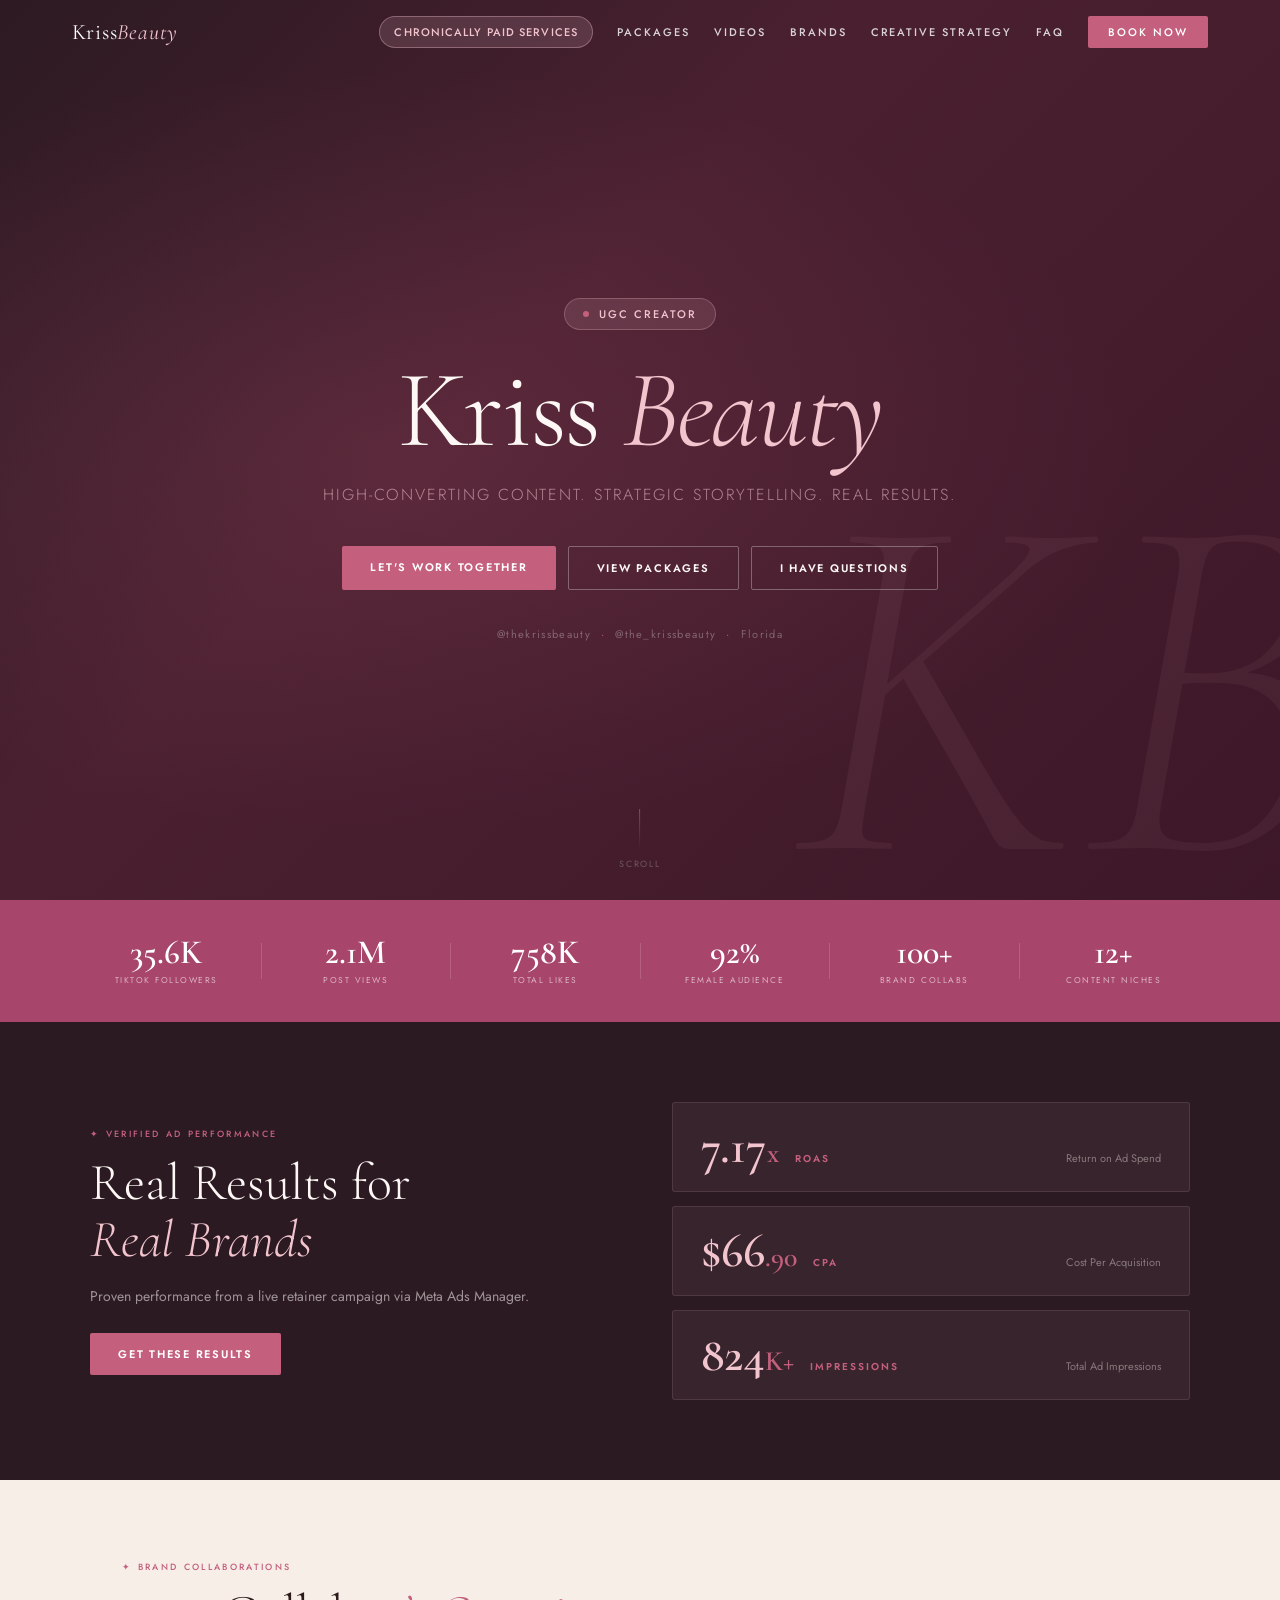
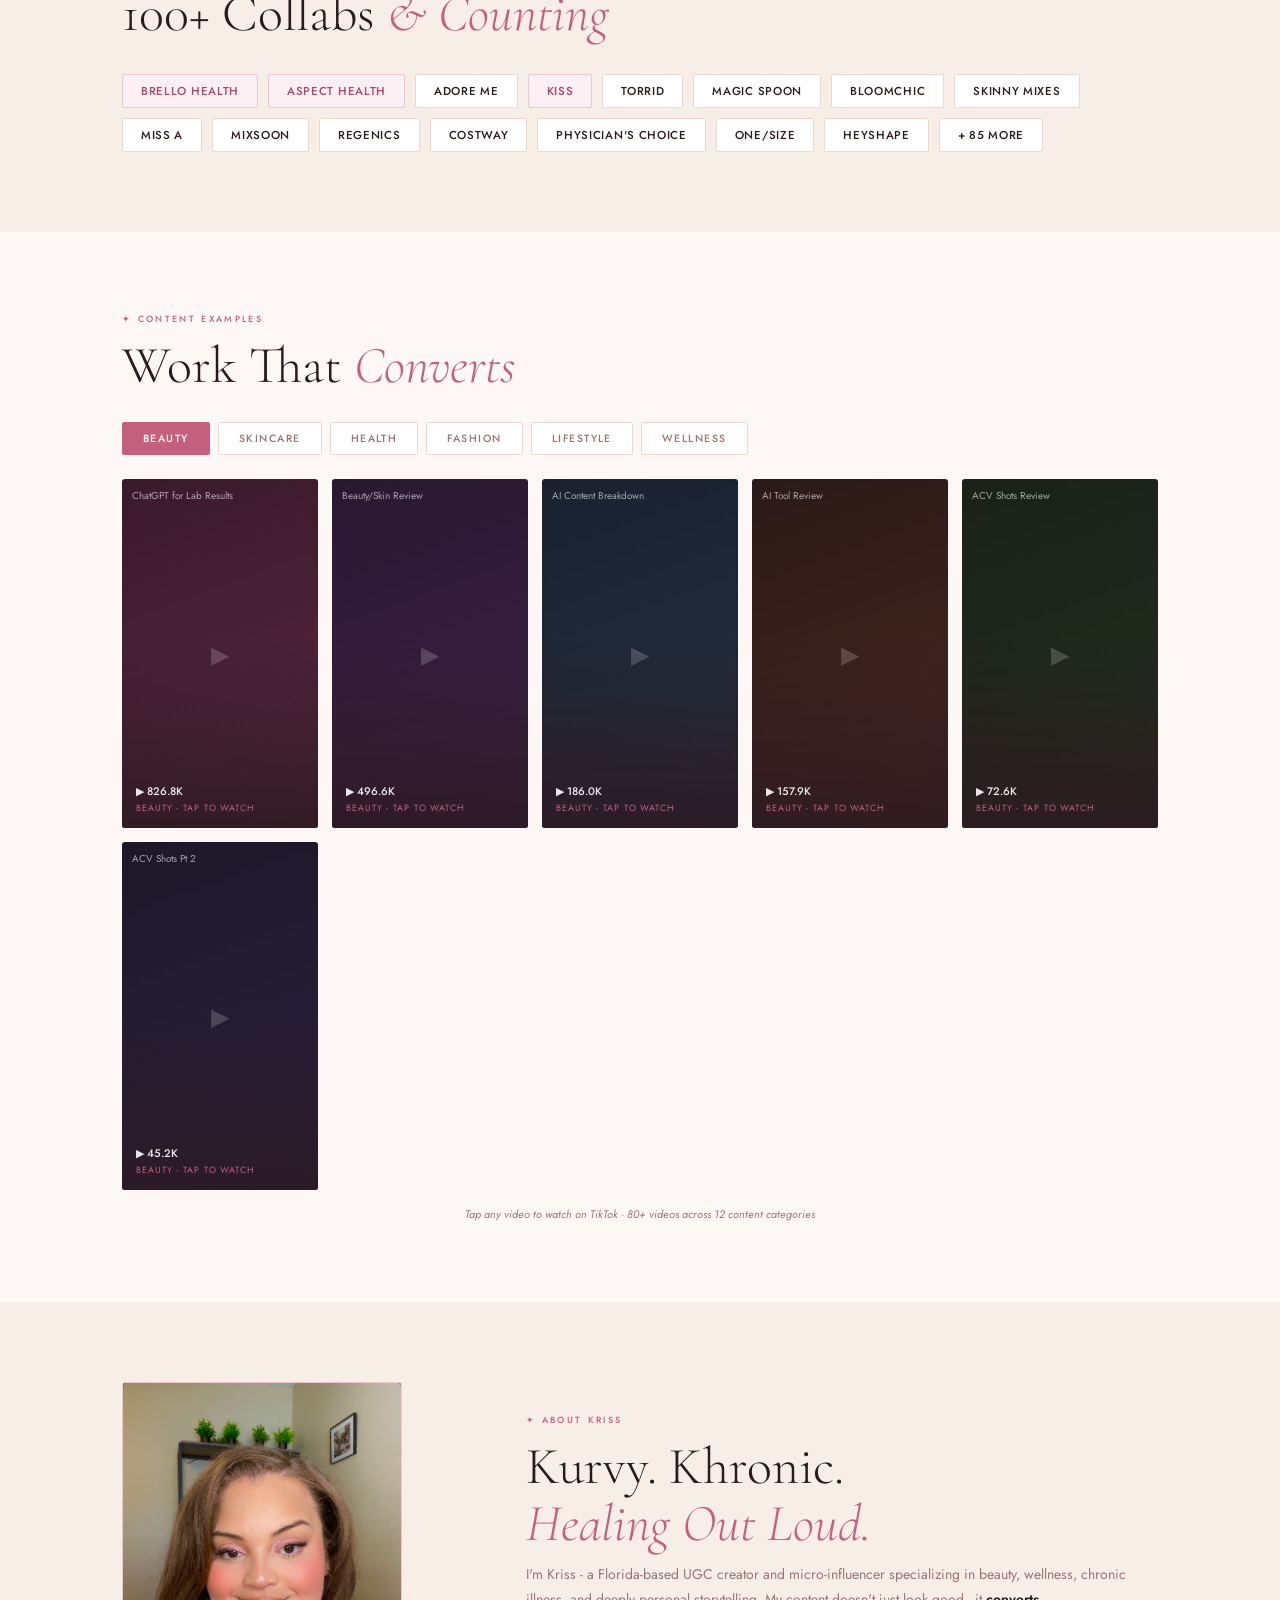
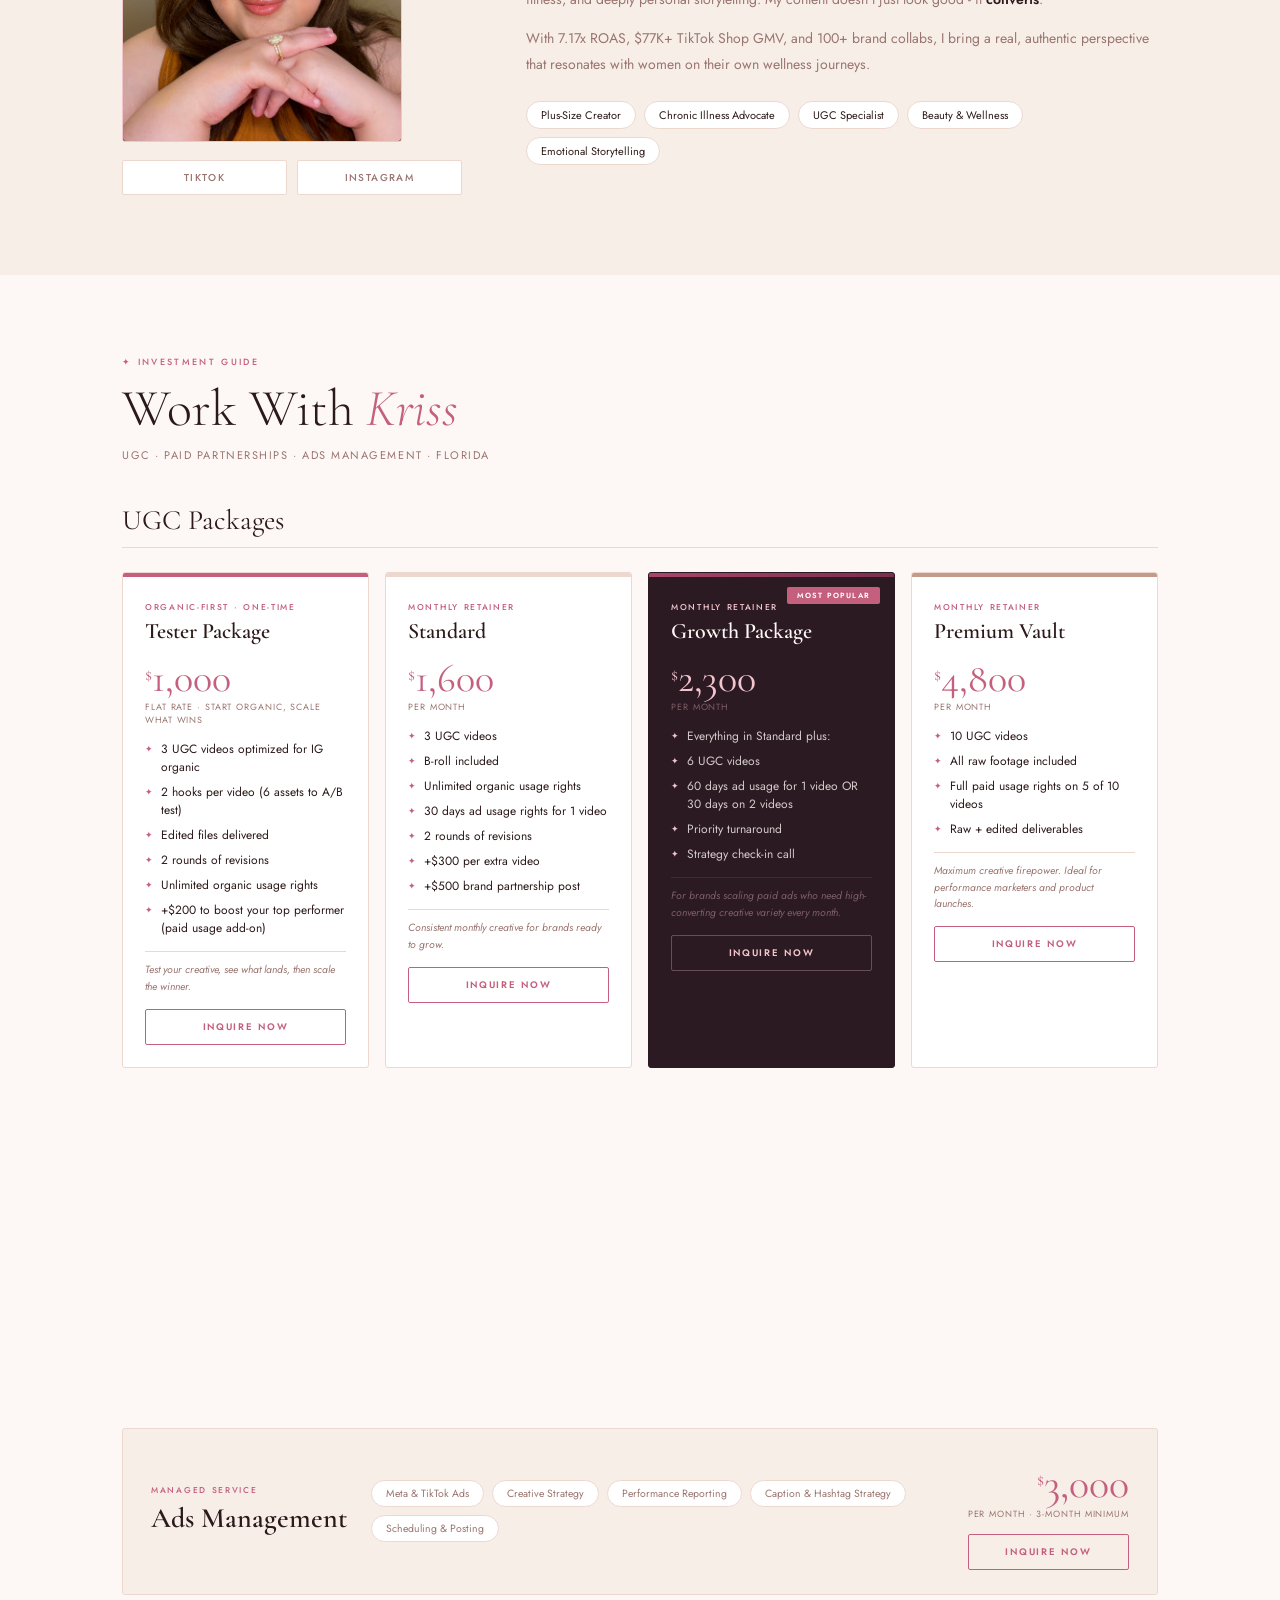
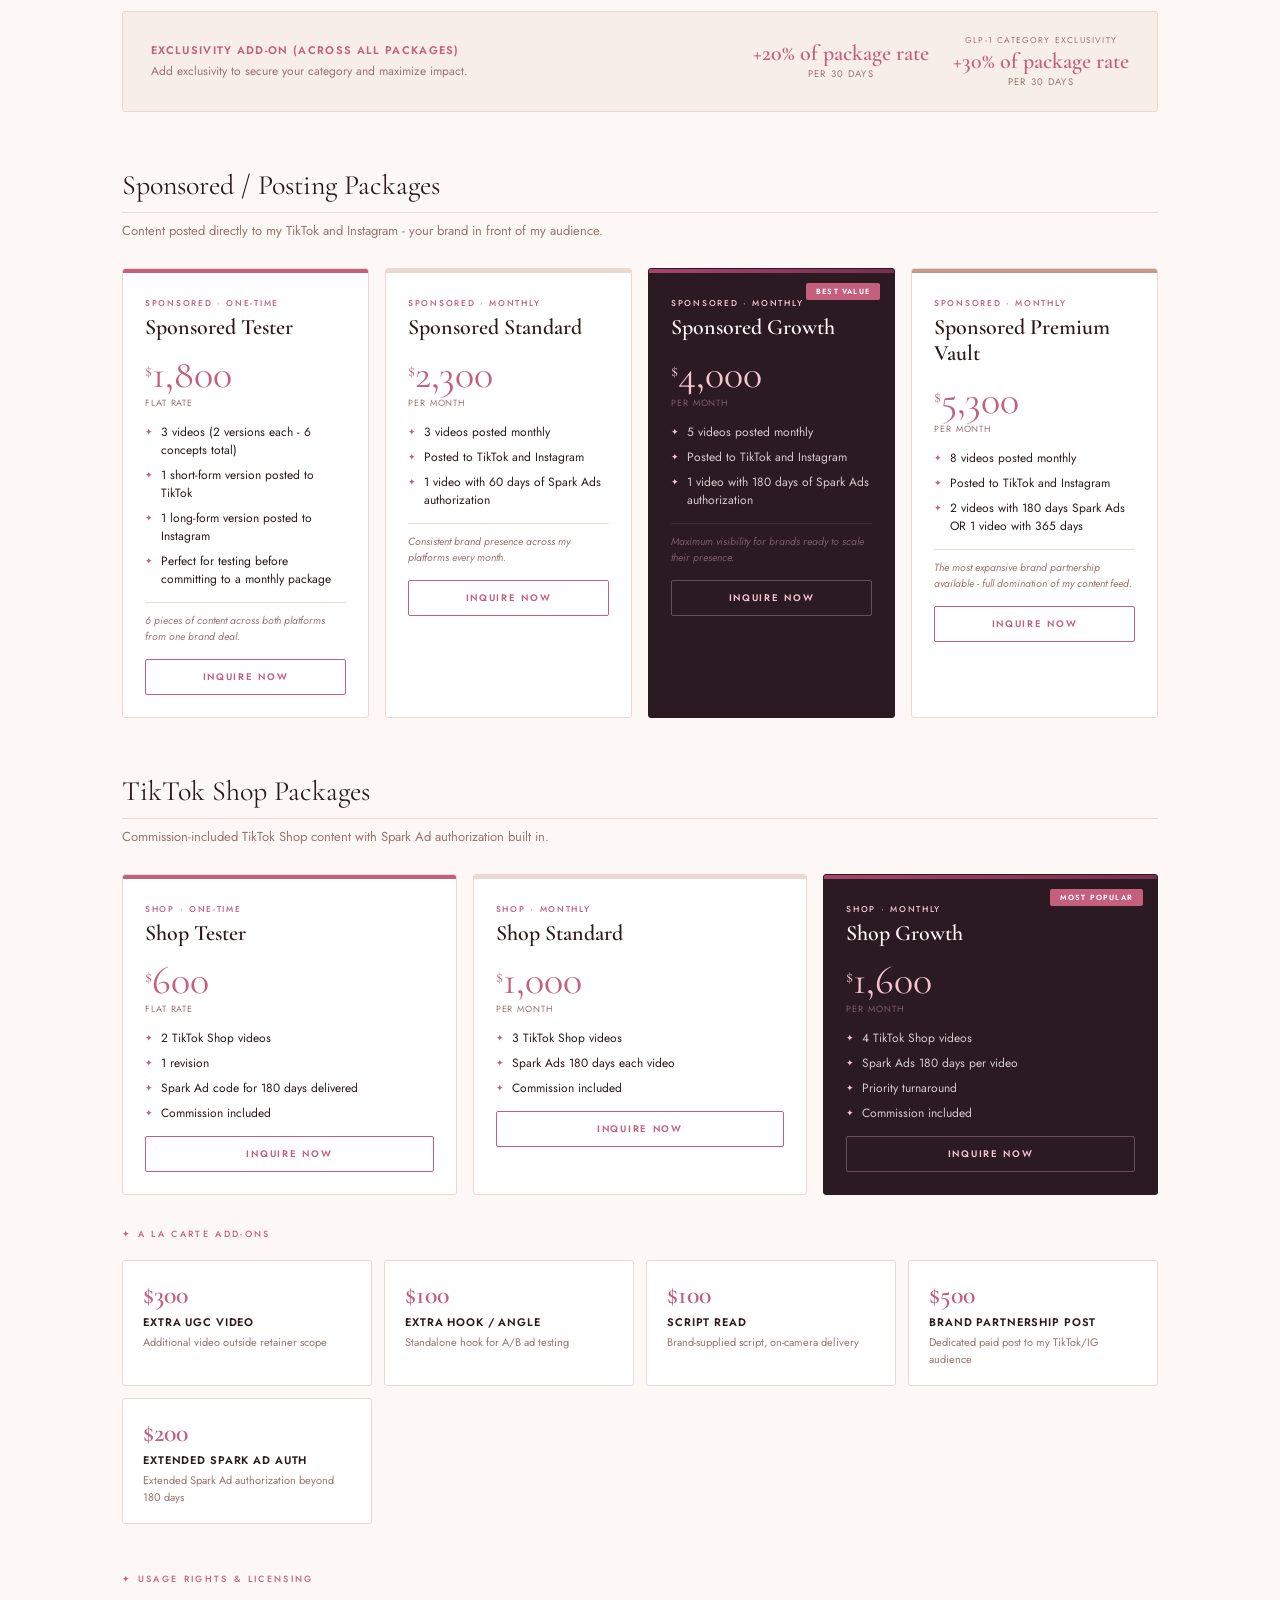
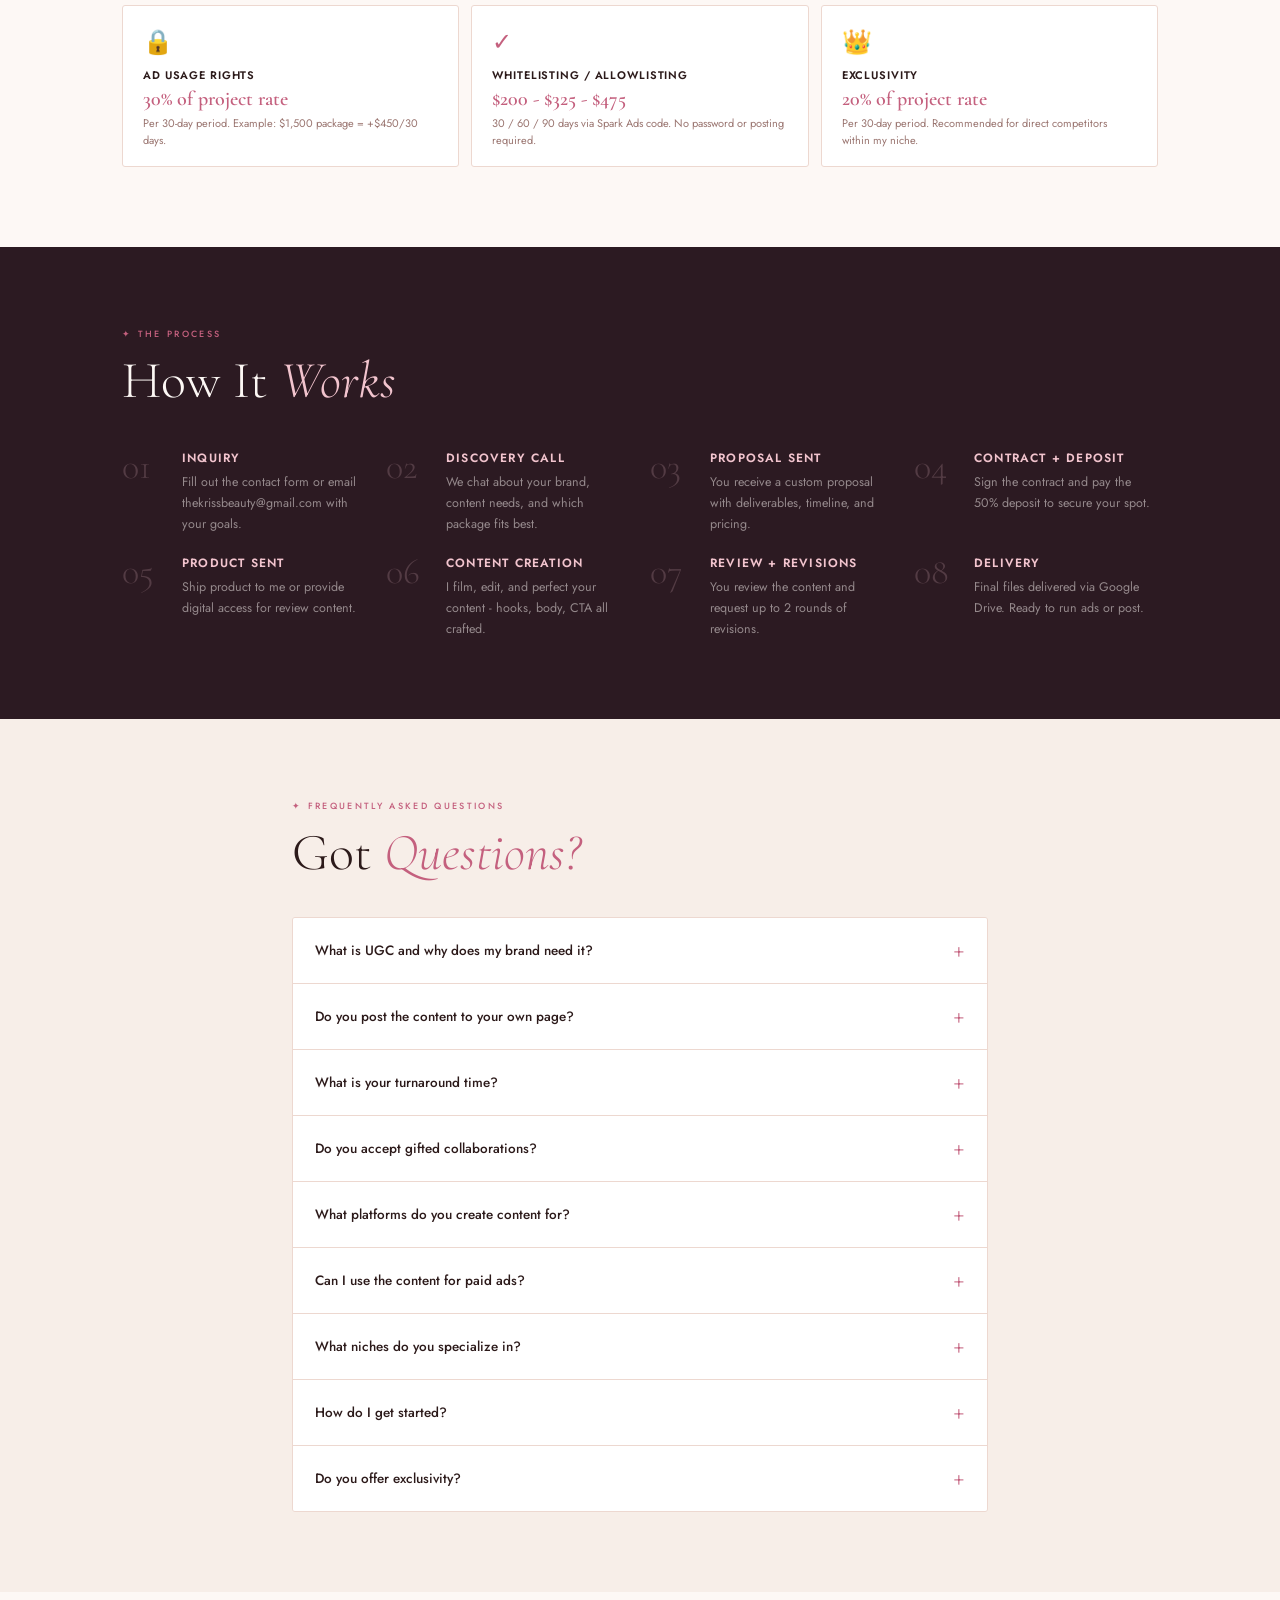
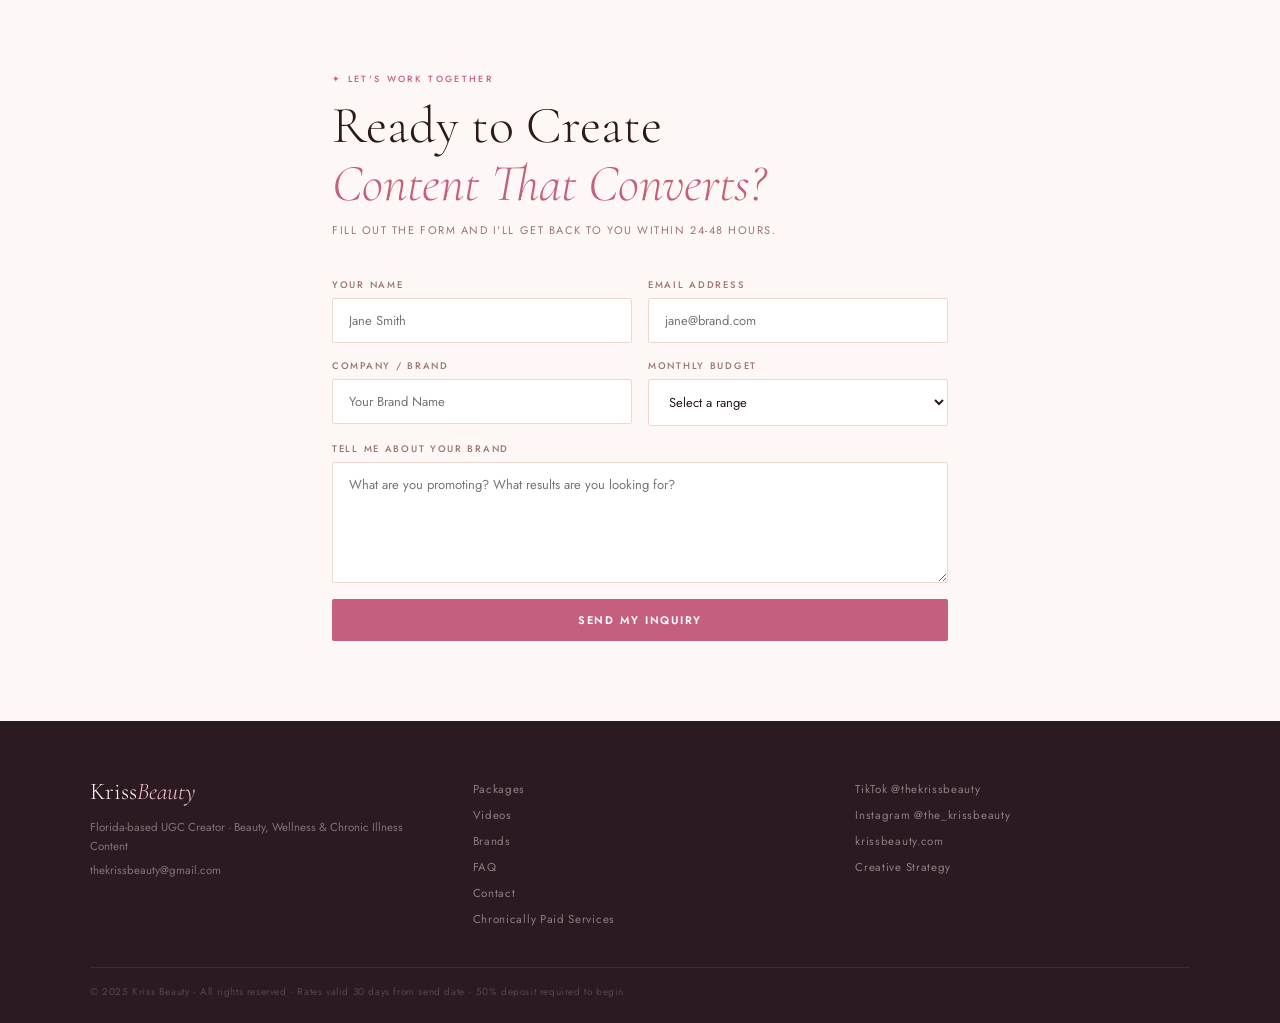
<file: index.html>
<!DOCTYPE html>
<html lang="en">
<head>
<meta charset="UTF-8"/>
<meta name="viewport" content="width=device-width, initial-scale=1.0"/>
<title>Kriss Beauty | UGC Creator + Content Strategist</title>
<meta name="description" content="Florida-based UGC creator specializing in beauty, wellness, chronic illness and storytelling content. 7.17x ROAS proven results."/>
<link href="https://fonts.googleapis.com/css2?family=Cormorant+Garamond:ital,wght@0,300;0,400;0,600;0,700;1,300;1,400;1,600&family=Jost:wght@300;400;500;600;700&display=swap" rel="stylesheet"/>
<link rel="stylesheet" href="style.css"/>
</head>
<body>

<!-- NAV -->
<nav id="navbar">
  <div class="nav-inner">
    <a href="#" class="nav-logo">Kriss<em>Beauty</em></a>
    <div class="nav-links" id="navLinks">
      <a href="https://thekrissbeauty.github.io/Shop/" target="_blank" class="nav-cp-btn">Chronically Paid Services</a>
      <a href="#packages">Packages</a>
      <a href="#videos">Videos</a>
      <a href="#brands">Brands</a>
      <a href="creative-strategy.html">Creative Strategy</a>
      <a href="#faq">FAQ</a>
      <a href="#contact" class="nav-cta">Book Now</a>
    </div>
    <button class="hamburger" id="hamburger" aria-label="Menu">
      <span></span><span></span><span></span>
    </button>
  </div>
</nav>

<!-- HERO -->
<section id="hero">
  <div class="hero-overlay"></div>
  <div class="hero-content">
    <div class="hero-badge">
      <span class="badge-dot"></span>
      <span id="heroTypewriter"></span>
    </div>
    <h1 class="hero-title">Kriss <em>Beauty</em></h1>
    <p class="hero-tagline">High-converting content. Strategic storytelling. Real results.</p>
    <div class="hero-buttons">
      <a href="#contact" class="btn btn-primary">Let's Work Together</a>
      <a href="#packages" class="btn btn-outline">View Packages</a>
      <a href="#faq" class="btn btn-outline">I Have Questions</a>
    </div>
    <div class="hero-handles">
      <span>@thekrissbeauty</span>
      <span class="handle-dot">·</span>
      <span>@the_krissbeauty</span>
      <span class="handle-dot">·</span>
      <span>Florida</span>
    </div>
  </div>
  <div class="hero-scroll">
    <div class="scroll-line"></div>
    <span>Scroll</span>
  </div>
</section>

<!-- STATS -->
<section id="stats">
  <div class="stats-inner">
    <div class="stat-item" data-target="35600" data-divide="1000"><div class="stat-num"><span class="count">0</span>K</div><div class="stat-label">TikTok Followers</div></div>
    <div class="stat-divider"></div>
    <div class="stat-item" data-target="2100" data-divide="1000"><div class="stat-num"><span class="count">0</span>M</div><div class="stat-label">Post Views</div></div>
    <div class="stat-divider"></div>
    <div class="stat-item" data-target="758"><div class="stat-num"><span class="count">0</span>K</div><div class="stat-label">Total Likes</div></div>
    <div class="stat-divider"></div>
    <div class="stat-item" data-target="92"><div class="stat-num"><span class="count">0</span>%</div><div class="stat-label">Female Audience</div></div>
    <div class="stat-divider"></div>
    <div class="stat-item" data-target="100"><div class="stat-num"><span class="count">0</span>+</div><div class="stat-label">Brand Collabs</div></div>
    <div class="stat-divider"></div>
    <div class="stat-item" data-target="12"><div class="stat-num"><span class="count">0</span>+</div><div class="stat-label">Content Niches</div></div>
  </div>
</section>

<!-- ROAS -->
<section id="roas">
  <div class="roas-inner">
    <div class="roas-left">
      <p class="roas-eyebrow">✦ Verified Ad Performance</p>
      <h2 class="roas-title">Real Results for<br/><em>Real Brands</em></h2>
      <p class="roas-desc">Proven performance from a live retainer campaign via Meta Ads Manager.</p>
      <a href="#contact" class="btn btn-primary" style="margin-top:24px;">Get These Results</a>
    </div>
    <div class="roas-right">
      <div class="roas-card"><div class="roas-num">7.17<span>x</span></div><div class="roas-label">ROAS</div><div class="roas-sub">Return on Ad Spend</div></div>
      <div class="roas-card"><div class="roas-num">$66<span>.90</span></div><div class="roas-label">CPA</div><div class="roas-sub">Cost Per Acquisition</div></div>
      <div class="roas-card"><div class="roas-num">824<span>K+</span></div><div class="roas-label">Impressions</div><div class="roas-sub">Total Ad Impressions</div></div>
    </div>
  </div>
</section>

<!-- BRANDS -->
<section id="brands">
  <div class="section-inner">
    <p class="section-eyebrow">✦ Brand Collaborations</p>
    <h2 class="section-title">100+ Collabs <em>&amp; Counting</em></h2>
    <div class="brands-grid">
      <div class="brand-pill hl">Brello Health</div>
      <div class="brand-pill hl">Aspect Health</div>
      <div class="brand-pill">Adore Me</div>
      <div class="brand-pill hl">KISS</div>
      <div class="brand-pill">Torrid</div>
      <div class="brand-pill">Magic Spoon</div>
      <div class="brand-pill">Bloomchic</div>
      <div class="brand-pill">Skinny Mixes</div>
      <div class="brand-pill">Miss A</div>
      <div class="brand-pill">mixsoon</div>
      <div class="brand-pill">Regenics</div>
      <div class="brand-pill">Costway</div>
      <div class="brand-pill">Physician's Choice</div>
      <div class="brand-pill">ONE/SIZE</div>
      <div class="brand-pill">heyshape</div>
      <div class="brand-pill">+ 85 More</div>
    </div>
  </div>
</section>

<!-- VIDEOS -->
<section id="videos">
  <div class="section-inner">
    <p class="section-eyebrow">✦ Content Examples</p>
    <h2 class="section-title">Work That <em>Converts</em></h2>
    <div class="video-tabs">
      <button class="vtab active" data-cat="beauty">Beauty</button>
      <button class="vtab" data-cat="skincare">Skincare</button>
      <button class="vtab" data-cat="health">Health</button>
      <button class="vtab" data-cat="fashion">Fashion</button>
      <button class="vtab" data-cat="lifestyle">Lifestyle</button>
      <button class="vtab" data-cat="wellness">Wellness</button>
    </div>
    <div class="video-grid" id="videoGrid"></div>
    <p class="video-note">Tap any video to watch on TikTok · 80+ videos across 12 content categories</p>
  </div>
</section>

<!-- ABOUT -->
<section id="about">
  <div class="about-inner">
    <div class="about-photo">
      <div class="about-photo-frame">
        <img src="kriss-photo.jpg" alt="Kriss - UGC Creator" style="width:100%;height:100%;object-fit:cover;object-position:center top;border-radius:3px;"/>
      </div>
      <div class="about-social">
        <a href="https://tiktok.com/@thekrissbeauty" target="_blank" class="social-btn">TikTok</a>
        <a href="https://instagram.com/the_krissbeauty" target="_blank" class="social-btn">Instagram</a>
      </div>
    </div>
    <div class="about-text">
      <p class="section-eyebrow">✦ About Kriss</p>
      <h2 class="section-title">Kurvy. Khronic.<br/><em>Healing Out Loud.</em></h2>
      <p class="about-bio">I'm Kriss - a Florida-based UGC creator and micro-influencer specializing in beauty, wellness, chronic illness, and deeply personal storytelling. My content doesn't just look good - it <strong>converts</strong>.</p>
      <p class="about-bio">With 7.17x ROAS, $77K+ TikTok Shop GMV, and 100+ brand collabs, I bring a real, authentic perspective that resonates with women on their own wellness journeys.</p>
      <div class="about-tags">
        <span>Plus-Size Creator</span>
        <span>Chronic Illness Advocate</span>
        <span>UGC Specialist</span>
        <span>Beauty &amp; Wellness</span>
        <span>Emotional Storytelling</span>
      </div>
    </div>
  </div>
</section>

<!-- PACKAGES -->
<section id="packages">
  <div class="section-inner">
    <p class="section-eyebrow">✦ Investment Guide</p>
    <h2 class="section-title">Work With <em>Kriss</em></h2>
    <p class="section-sub">UGC · Paid Partnerships · Ads Management · Florida</p>

    <!-- UGC PACKAGES -->
    <div class="pkg-section-label">UGC Packages</div>
    <div class="pkg-grid">

      <div class="pkg-card">
        <div class="pkg-bar" style="background:#C4607E"></div>
        <div class="pkg-inner">
          <p class="pkg-tier">Organic-First · One-Time</p>
          <h3 class="pkg-name">Tester Package</h3>
          <div class="pkg-price"><sup>$</sup>1,000</div>
          <p class="pkg-cadence">Flat Rate · Start Organic, Scale What Wins</p>
          <ul class="pkg-list">
            <li>3 UGC videos optimized for IG organic</li>
            <li>2 hooks per video (6 assets to A/B test)</li>
            <li>Edited files delivered</li>
            <li>2 rounds of revisions</li>
            <li>Unlimited organic usage rights</li>
            <li>+$200 to boost your top performer (paid usage add-on)</li>
          </ul>
          <p class="pkg-note">Test your creative, see what lands, then scale the winner.</p>
          <a href="#contact" class="pkg-cta">Inquire Now</a>
        </div>
      </div>

      <div class="pkg-card">
        <div class="pkg-bar" style="background:#EDD8D0"></div>
        <div class="pkg-inner">
          <p class="pkg-tier">Monthly Retainer</p>
          <h3 class="pkg-name">Standard</h3>
          <div class="pkg-price"><sup>$</sup>1,600</div>
          <p class="pkg-cadence">Per Month</p>
          <ul class="pkg-list">
            <li>3 UGC videos</li>
            <li>B-roll included</li>
            <li>Unlimited organic usage rights</li>
            <li>30 days ad usage rights for 1 video</li>
            <li>2 rounds of revisions</li>
            <li>+$300 per extra video</li>
            <li>+$500 brand partnership post</li>
          </ul>
          <p class="pkg-note">Consistent monthly creative for brands ready to grow.</p>
          <a href="#contact" class="pkg-cta">Inquire Now</a>
        </div>
      </div>

      <div class="pkg-card dark">
        <div class="pkg-badge">Most Popular</div>
        <div class="pkg-bar" style="background:linear-gradient(90deg,#A8456A,#7A2E4E)"></div>
        <div class="pkg-inner">
          <p class="pkg-tier">Monthly Retainer</p>
          <h3 class="pkg-name">Growth Package</h3>
          <div class="pkg-price"><sup>$</sup>2,300</div>
          <p class="pkg-cadence">Per Month</p>
          <ul class="pkg-list">
            <li>Everything in Standard plus:</li>
            <li>6 UGC videos</li>
            <li>60 days ad usage for 1 video OR 30 days on 2 videos</li>
            <li>Priority turnaround</li>
            <li>Strategy check-in call</li>
          </ul>
          <p class="pkg-note">For brands scaling paid ads who need high-converting creative variety every month.</p>
          <a href="#contact" class="pkg-cta">Inquire Now</a>
        </div>
      </div>

      <div class="pkg-card">
        <div class="pkg-bar" style="background:#C49A8A"></div>
        <div class="pkg-inner">
          <p class="pkg-tier">Monthly Retainer</p>
          <h3 class="pkg-name">Premium Vault</h3>
          <div class="pkg-price"><sup>$</sup>4,800</div>
          <p class="pkg-cadence">Per Month</p>
          <ul class="pkg-list">
            <li>10 UGC videos</li>
            <li>All raw footage included</li>
            <li>Full paid usage rights on 5 of 10 videos</li>
            <li>Raw + edited deliverables</li>
          </ul>
          <p class="pkg-note">Maximum creative firepower. Ideal for performance marketers and product launches.</p>
          <a href="#contact" class="pkg-cta">Inquire Now</a>
        </div>
      </div>

    </div>

    <!-- CREATIVE STRATEGY TEASER -->
    <div class="cs-teaser fade-in">
      <div class="cst-main">
        <p class="pkg-tier">New · Creative Strategy</p>
        <h3 class="cst-title">Need the <em>plan</em>, not just the content?</h3>
        <p class="cst-sub">I'm the strategist who is also the creator. Concepts, hooks and testing roadmaps for paid social, built for health, wellness and regulated brands.</p>
        <div class="cst-prices"><span>Strategy Sprint <b>$1,500</b></span><span>Strategy Retainer <b>$2,500/mo</b></span><span>Strategy + UGC <b>Custom</b></span></div>
        <a href="creative-strategy.html" class="cst-btn">See Creative Strategy</a>
      </div>
      <div class="cst-stats">
        <div><b>7.17x</b><span>Peak ROAS</span></div>
        <div><b>4.27x</b><span>Second campaign</span></div>
        <div><b>1.4M+</b><span>Views, one Reel</span></div>
      </div>
    </div>

    <!-- Ads Management -->
    <div class="ads-mgmt-card">
      <div class="ads-left">
        <p class="pkg-tier">Managed Service</p>
        <h3 class="pkg-name" style="font-size:28px;">Ads Management</h3>
      </div>
      <div class="ads-tags">
        <span>Meta &amp; TikTok Ads</span>
        <span>Creative Strategy</span>
        <span>Performance Reporting</span>
        <span>Caption &amp; Hashtag Strategy</span>
        <span>Scheduling &amp; Posting</span>
      </div>
      <div class="ads-right">
        <div class="pkg-price" style="font-size:42px;"><sup>$</sup>3,000</div>
        <p class="pkg-cadence">Per Month · 3-Month Minimum</p>
        <a href="#contact" class="pkg-cta" style="margin-top:10px;display:block;text-align:center;">Inquire Now</a>
      </div>
    </div>

    <!-- Exclusivity bar -->
    <div class="exclusivity-bar">
      <div class="excl-left">
        <p class="excl-title">Exclusivity Add-On (Across All Packages)</p>
        <p class="excl-desc">Add exclusivity to secure your category and maximize impact.</p>
      </div>
      <div class="excl-mid">
        <div class="excl-rate">+20% of package rate</div>
        <div class="excl-sub">per 30 days</div>
      </div>
      <div class="excl-right">
        <div class="excl-label">GLP-1 Category Exclusivity</div>
        <div class="excl-rate">+30% of package rate</div>
        <div class="excl-sub">per 30 days</div>
      </div>
    </div>

    <!-- SPONSORED PACKAGES -->
    <div class="pkg-section-label" style="margin-top:56px;">Sponsored / Posting Packages</div>
    <p class="pkg-section-desc">Content posted directly to my TikTok and Instagram - your brand in front of my audience.</p>
    <div class="pkg-grid">

      <div class="pkg-card">
        <div class="pkg-bar" style="background:#C4607E"></div>
        <div class="pkg-inner">
          <p class="pkg-tier">Sponsored · One-Time</p>
          <h3 class="pkg-name">Sponsored Tester</h3>
          <div class="pkg-price"><sup>$</sup>1,800</div>
          <p class="pkg-cadence">Flat Rate</p>
          <ul class="pkg-list">
            <li>3 videos (2 versions each - 6 concepts total)</li>
            <li>1 short-form version posted to TikTok</li>
            <li>1 long-form version posted to Instagram</li>
            <li>Perfect for testing before committing to a monthly package</li>
          </ul>
          <p class="pkg-note">6 pieces of content across both platforms from one brand deal.</p>
          <a href="#contact" class="pkg-cta">Inquire Now</a>
        </div>
      </div>

      <div class="pkg-card">
        <div class="pkg-bar" style="background:#EDD8D0"></div>
        <div class="pkg-inner">
          <p class="pkg-tier">Sponsored · Monthly</p>
          <h3 class="pkg-name">Sponsored Standard</h3>
          <div class="pkg-price"><sup>$</sup>2,300</div>
          <p class="pkg-cadence">Per Month</p>
          <ul class="pkg-list">
            <li>3 videos posted monthly</li>
            <li>Posted to TikTok and Instagram</li>
            <li>1 video with 60 days of Spark Ads authorization</li>
          </ul>
          <p class="pkg-note">Consistent brand presence across my platforms every month.</p>
          <a href="#contact" class="pkg-cta">Inquire Now</a>
        </div>
      </div>

      <div class="pkg-card dark">
        <div class="pkg-badge">Best Value</div>
        <div class="pkg-bar" style="background:linear-gradient(90deg,#A8456A,#7A2E4E)"></div>
        <div class="pkg-inner">
          <p class="pkg-tier">Sponsored · Monthly</p>
          <h3 class="pkg-name">Sponsored Growth</h3>
          <div class="pkg-price"><sup>$</sup>4,000</div>
          <p class="pkg-cadence">Per Month</p>
          <ul class="pkg-list">
            <li>5 videos posted monthly</li>
            <li>Posted to TikTok and Instagram</li>
            <li>1 video with 180 days of Spark Ads authorization</li>
          </ul>
          <p class="pkg-note">Maximum visibility for brands ready to scale their presence.</p>
          <a href="#contact" class="pkg-cta">Inquire Now</a>
        </div>
      </div>

      <div class="pkg-card">
        <div class="pkg-bar" style="background:#C49A8A"></div>
        <div class="pkg-inner">
          <p class="pkg-tier">Sponsored · Monthly</p>
          <h3 class="pkg-name">Sponsored Premium Vault</h3>
          <div class="pkg-price"><sup>$</sup>5,300</div>
          <p class="pkg-cadence">Per Month</p>
          <ul class="pkg-list">
            <li>8 videos posted monthly</li>
            <li>Posted to TikTok and Instagram</li>
            <li>2 videos with 180 days Spark Ads OR 1 video with 365 days</li>
          </ul>
          <p class="pkg-note">The most expansive brand partnership available - full domination of my content feed.</p>
          <a href="#contact" class="pkg-cta">Inquire Now</a>
        </div>
      </div>

    </div>

    <!-- TIKTOK SHOP PACKAGES -->
    <div class="pkg-section-label" style="margin-top:56px;">TikTok Shop Packages</div>
    <p class="pkg-section-desc">Commission-included TikTok Shop content with Spark Ad authorization built in.</p>
    <div class="pkg-grid" style="grid-template-columns:repeat(auto-fit,minmax(220px,1fr));">

      <div class="pkg-card">
        <div class="pkg-bar" style="background:#C4607E"></div>
        <div class="pkg-inner">
          <p class="pkg-tier">Shop · One-Time</p>
          <h3 class="pkg-name">Shop Tester</h3>
          <div class="pkg-price"><sup>$</sup>600</div>
          <p class="pkg-cadence">Flat Rate</p>
          <ul class="pkg-list">
            <li>2 TikTok Shop videos</li>
            <li>1 revision</li>
            <li>Spark Ad code for 180 days delivered</li>
            <li>Commission included</li>
          </ul>
          <a href="#contact" class="pkg-cta">Inquire Now</a>
        </div>
      </div>

      <div class="pkg-card">
        <div class="pkg-bar" style="background:#EDD8D0"></div>
        <div class="pkg-inner">
          <p class="pkg-tier">Shop · Monthly</p>
          <h3 class="pkg-name">Shop Standard</h3>
          <div class="pkg-price"><sup>$</sup>1,000</div>
          <p class="pkg-cadence">Per Month</p>
          <ul class="pkg-list">
            <li>3 TikTok Shop videos</li>
            <li>Spark Ads 180 days each video</li>
            <li>Commission included</li>
          </ul>
          <a href="#contact" class="pkg-cta">Inquire Now</a>
        </div>
      </div>

      <div class="pkg-card dark">
        <div class="pkg-badge">Most Popular</div>
        <div class="pkg-bar" style="background:linear-gradient(90deg,#A8456A,#7A2E4E)"></div>
        <div class="pkg-inner">
          <p class="pkg-tier">Shop · Monthly</p>
          <h3 class="pkg-name">Shop Growth</h3>
          <div class="pkg-price"><sup>$</sup>1,600</div>
          <p class="pkg-cadence">Per Month</p>
          <ul class="pkg-list">
            <li>4 TikTok Shop videos</li>
            <li>Spark Ads 180 days per video</li>
            <li>Priority turnaround</li>
            <li>Commission included</li>
          </ul>
          <a href="#contact" class="pkg-cta">Inquire Now</a>
        </div>
      </div>

    </div>

    <!-- ADD-ONS -->
    <div class="addons-section">
      <p class="section-eyebrow" style="margin-bottom:20px;">✦ A La Carte Add-Ons</p>
      <div class="addons-grid">
        <div class="addon-card"><div class="addon-price">$300</div><div class="addon-name">Extra UGC Video</div><div class="addon-desc">Additional video outside retainer scope</div></div>
        <div class="addon-card"><div class="addon-price">$100</div><div class="addon-name">Extra Hook / Angle</div><div class="addon-desc">Standalone hook for A/B ad testing</div></div>
        <div class="addon-card"><div class="addon-price">$100</div><div class="addon-name">Script Read</div><div class="addon-desc">Brand-supplied script, on-camera delivery</div></div>
        <div class="addon-card"><div class="addon-price">$500</div><div class="addon-name">Brand Partnership Post</div><div class="addon-desc">Dedicated paid post to my TikTok/IG audience</div></div>
        <div class="addon-card"><div class="addon-price">$200</div><div class="addon-name">Extended Spark Ad Auth</div><div class="addon-desc">Extended Spark Ad authorization beyond 180 days</div></div>
      </div>
    </div>

    <!-- USAGE RIGHTS -->
    <div class="addons-section" style="margin-top:48px;">
      <p class="section-eyebrow" style="margin-bottom:20px;">✦ Usage Rights &amp; Licensing</p>
      <div class="addons-grid" style="grid-template-columns:repeat(auto-fit,minmax(280px,1fr));">
        <div class="addon-card">
          <div style="font-size:24px;color:#C4607E;margin-bottom:8px;">🔒</div>
          <div class="addon-name">Ad Usage Rights</div>
          <div class="addon-price" style="font-size:20px;">30% of project rate</div>
          <div class="addon-desc">Per 30-day period. Example: $1,500 package = +$450/30 days.</div>
        </div>
        <div class="addon-card">
          <div style="font-size:24px;color:#C4607E;margin-bottom:8px;">✓</div>
          <div class="addon-name">Whitelisting / Allowlisting</div>
          <div class="addon-price" style="font-size:20px;">$200 - $325 - $475</div>
          <div class="addon-desc">30 / 60 / 90 days via Spark Ads code. No password or posting required.</div>
        </div>
        <div class="addon-card">
          <div style="font-size:24px;color:#C4607E;margin-bottom:8px;">👑</div>
          <div class="addon-name">Exclusivity</div>
          <div class="addon-price" style="font-size:20px;">20% of project rate</div>
          <div class="addon-desc">Per 30-day period. Recommended for direct competitors within my niche.</div>
        </div>
      </div>
    </div>

  </div>
</section>

<!-- HOW IT WORKS -->
<section id="howitworks">
  <div class="section-inner">
    <p class="section-eyebrow">✦ The Process</p>
    <h2 class="section-title">How It <em>Works</em></h2>
    <div class="timeline">
      <div class="tl-item"><div class="tl-num">01</div><div class="tl-text"><strong>Inquiry</strong><p>Fill out the contact form or email thekrissbeauty@gmail.com with your goals.</p></div></div>
      <div class="tl-item"><div class="tl-num">02</div><div class="tl-text"><strong>Discovery Call</strong><p>We chat about your brand, content needs, and which package fits best.</p></div></div>
      <div class="tl-item"><div class="tl-num">03</div><div class="tl-text"><strong>Proposal Sent</strong><p>You receive a custom proposal with deliverables, timeline, and pricing.</p></div></div>
      <div class="tl-item"><div class="tl-num">04</div><div class="tl-text"><strong>Contract + Deposit</strong><p>Sign the contract and pay the 50% deposit to secure your spot.</p></div></div>
      <div class="tl-item"><div class="tl-num">05</div><div class="tl-text"><strong>Product Sent</strong><p>Ship product to me or provide digital access for review content.</p></div></div>
      <div class="tl-item"><div class="tl-num">06</div><div class="tl-text"><strong>Content Creation</strong><p>I film, edit, and perfect your content - hooks, body, CTA all crafted.</p></div></div>
      <div class="tl-item"><div class="tl-num">07</div><div class="tl-text"><strong>Review + Revisions</strong><p>You review the content and request up to 2 rounds of revisions.</p></div></div>
      <div class="tl-item"><div class="tl-num">08</div><div class="tl-text"><strong>Delivery</strong><p>Final files delivered via Google Drive. Ready to run ads or post.</p></div></div>
    </div>
  </div>
</section>

<!-- FAQ -->
<section id="faq">
  <div class="section-inner" style="max-width:760px;">
    <p class="section-eyebrow">✦ Frequently Asked Questions</p>
    <h2 class="section-title">Got <em>Questions?</em></h2>
    <div class="faq-list">
      <div class="faq-item"><button class="faq-q">What is UGC and why does my brand need it?<span class="faq-icon">+</span></button><div class="faq-a"><p>UGC (User-Generated Content) is authentic, creator-made content that looks and feels real - not like a traditional ad. It performs significantly better in paid social campaigns because audiences trust it more.</p></div></div>
      <div class="faq-item"><button class="faq-q">Do you post the content to your own page?<span class="faq-icon">+</span></button><div class="faq-a"><p>UGC packages are for your brand's use only - I film and deliver, you post. Sponsored posting packages are available separately for content posted directly to my TikTok and Instagram. Brand partnership posts are also available as an add-on ($500).</p></div></div>
      <div class="faq-item"><button class="faq-q">What is your turnaround time?<span class="faq-icon">+</span></button><div class="faq-a"><p>Standard turnaround is 7-10 business days after product is received and project is confirmed. Rush delivery is available - ask about pricing.</p></div></div>
      <div class="faq-item"><button class="faq-q">Do you accept gifted collaborations?<span class="faq-icon">+</span></button><div class="faq-a"><p>I do not accept gifted-only collaborations. All content creation is paid. If you'd like to send PR/gifting, I welcome it - but posting is not guaranteed unless there is a paid agreement in place.</p></div></div>
      <div class="faq-item"><button class="faq-q">What platforms do you create content for?<span class="faq-icon">+</span></button><div class="faq-a"><p>Primarily TikTok and Instagram Reels, but content is formatted for any platform. I also create for YouTube, Facebook, and repurposed ad creatives for Meta and TikTok Ads Manager.</p></div></div>
      <div class="faq-item"><button class="faq-q">Can I use the content for paid ads?<span class="faq-icon">+</span></button><div class="faq-a"><p>Yes - ad usage rights are available. Standard packages include 30-day ad usage on 1 video. Extended licensing: 30% of project rate per 30-day period. Whitelisting via Spark Ads also available ($200/$325/$475 for 30/60/90 days).</p></div></div>
      <div class="faq-item"><button class="faq-q">What niches do you specialize in?<span class="faq-icon">+</span></button><div class="faq-a"><p>Beauty, skincare, haircare, wellness, health, chronic illness, GLP-1/telehealth, supplements, fashion, plus-size fashion, lifestyle, food, and home. I have a particular strength in emotional storytelling content that converts.</p></div></div>
      <div class="faq-item"><button class="faq-q">How do I get started?<span class="faq-icon">+</span></button><div class="faq-a"><p>Fill out the contact form below or email me at thekrissbeauty@gmail.com. Include your brand name, what you're looking for, and your timeline - I'll get back to you within 24-48 hours.</p></div></div>
      <div class="faq-item"><button class="faq-q">Do you offer exclusivity?<span class="faq-icon">+</span></button><div class="faq-a"><p>Yes. Category exclusivity is available at 20% of project rate per 30 days. GLP-1/telehealth category exclusivity is 30% of project rate per 30 days, never below $400/month.</p></div></div>
    </div>
  </div>
</section>

<!-- CONTACT -->
<section id="contact">
  <div class="section-inner" style="max-width:680px;">
    <p class="section-eyebrow">✦ Let's Work Together</p>
    <h2 class="section-title">Ready to Create<br/><em>Content That Converts?</em></h2>
    <p class="section-sub">Fill out the form and I'll get back to you within 24-48 hours.</p>
    <form id="contactForm" class="contact-form">
      <div class="form-row">
        <div class="form-group"><label>Your Name</label><input type="text" name="name" placeholder="Jane Smith" required/></div>
        <div class="form-group"><label>Email Address</label><input type="email" name="email" placeholder="jane@brand.com" required/></div>
      </div>
      <div class="form-row">
        <div class="form-group"><label>Company / Brand</label><input type="text" name="company" placeholder="Your Brand Name"/></div>
        <div class="form-group"><label>Monthly Budget</label>
          <select name="budget">
            <option value="">Select a range</option>
            <option>Under $1,000</option>
            <option>$1,000 - $2,000</option>
            <option>$2,000 - $3,500</option>
            <option>$3,500 - $5,000</option>
            <option>$5,000+</option>
          </select>
        </div>
      </div>
      <div class="form-group"><label>Tell Me About Your Brand</label><textarea name="message" rows="5" placeholder="What are you promoting? What results are you looking for?"></textarea></div>
      <button type="submit" class="btn btn-primary btn-full">Send My Inquiry</button>
    </form>
    <div id="formSuccess" class="form-success" style="display:none;">
      <div class="success-icon">✦</div>
      <h3>Message Received!</h3>
      <p>Thank you for reaching out. I'll be in touch within 24-48 hours at thekrissbeauty@gmail.com</p>
    </div>
  </div>
</section>

<!-- FOOTER -->
<footer>
  <div class="footer-inner">
    <div class="footer-brand">
      <div class="footer-logo">Kriss<em>Beauty</em></div>
      <p>Florida-based UGC Creator · Beauty, Wellness &amp; Chronic Illness Content</p>
      <p style="margin-top:4px;">thekrissbeauty@gmail.com</p>
    </div>
    <div class="footer-links">
      <a href="#packages">Packages</a>
      <a href="#videos">Videos</a>
      <a href="#brands">Brands</a>
      <a href="#faq">FAQ</a>
      <a href="#contact">Contact</a>
      <a href="https://thekrissbeauty.github.io/Shop/" target="_blank">Chronically Paid Services</a>
    </div>
    <div class="footer-social">
      <a href="https://tiktok.com/@thekrissbeauty" target="_blank">TikTok @thekrissbeauty</a>
      <a href="https://instagram.com/the_krissbeauty" target="_blank">Instagram @the_krissbeauty</a>
      <a href="https://krissbeauty.com" target="_blank">krissbeauty.com</a>
      <a href="creative-strategy.html">Creative Strategy</a>
    </div>
  </div>
  <div class="footer-bottom">
    <p>© 2025 Kriss Beauty · All rights reserved · Rates valid 30 days from send date · 50% deposit required to begin</p>
  </div>
</footer>

<script src="script.js"></script>
</body>
</html>
</file>
<file: style.css>
:root {
  --ink: #2C1A1A;
  --cream: #FDF8F5;
  --parch: #F7EEE8;
  --blush: #F2C4CE;
  --rose: #C4607E;
  --deep-rose: #A8456A;
  --plum: #2C1A22;
  --gold: #C49A8A;
  --muted: #9A7570;
  --border: #EDD8D0;
  --white: #FFFFFF;
  --green: #6EBF8B;
}

*, *::before, *::after { margin: 0; padding: 0; box-sizing: border-box; }
html { scroll-behavior: smooth; }
body { font-family: 'Jost', sans-serif; color: var(--ink); background: var(--cream); overflow-x: hidden; }

/* NAV */
#navbar { position: fixed; top: 0; left: 0; right: 0; z-index: 1000; transition: background 0.35s, box-shadow 0.35s; }
#navbar.scrolled { background: rgba(253,248,245,0.97); box-shadow: 0 1px 0 var(--border); backdrop-filter: blur(10px); }

.nav-inner { max-width: 1200px; margin: 0 auto; padding: 16px 32px; display: flex; align-items: center; justify-content: space-between; }

.nav-logo { font-family: 'Cormorant Garamond', serif; font-size: 22px; font-weight: 400; color: var(--white); text-decoration: none; letter-spacing: 0.04em; transition: color 0.3s; }
.nav-logo em { font-style: italic; color: var(--blush); }
#navbar.scrolled .nav-logo { color: var(--ink); }
#navbar.scrolled .nav-logo em { color: var(--rose); }

.nav-links { display: flex; align-items: center; gap: 24px; flex-wrap: wrap; }
.nav-links a { font-size: 11px; letter-spacing: 0.18em; text-transform: uppercase; color: rgba(255,255,255,0.8); text-decoration: none; transition: color 0.2s; font-weight: 500; }
.nav-links a:hover { color: var(--blush); }
#navbar.scrolled .nav-links a { color: var(--muted); }
#navbar.scrolled .nav-links a:hover { color: var(--rose); }

/* Chronically Paid button */
.nav-cp-btn {
  background: rgba(242,196,206,0.15) !important;
  color: var(--blush) !important;
  border: 1px solid rgba(242,196,206,0.35) !important;
  padding: 7px 14px !important;
  border-radius: 20px !important;
  letter-spacing: 0.1em !important;
  white-space: nowrap;
  transition: all 0.2s !important;
}
.nav-cp-btn:hover { background: rgba(242,196,206,0.25) !important; border-color: var(--blush) !important; }
#navbar.scrolled .nav-cp-btn { background: #FDF0F4 !important; color: var(--rose) !important; border-color: var(--blush) !important; }

.nav-cta { background: var(--rose) !important; color: var(--white) !important; padding: 8px 20px !important; border-radius: 2px; }
.nav-cta:hover { background: var(--deep-rose) !important; }

.hamburger { display: none; flex-direction: column; gap: 5px; background: none; border: none; cursor: pointer; padding: 4px; }
.hamburger span { display: block; width: 24px; height: 1.5px; background: var(--white); transition: all 0.3s; }
#navbar.scrolled .hamburger span { background: var(--ink); }

/* HERO */
#hero { min-height: 100vh; background: linear-gradient(135deg, #2C1A22 0%, #4A2030 40%, #3D1828 100%); display: flex; align-items: center; justify-content: center; position: relative; overflow: hidden; }
#hero::before { content: 'KB'; position: absolute; right: -60px; bottom: -40px; font-family: 'Cormorant Garamond', serif; font-style: italic; font-size: 500px; font-weight: 300; color: rgba(242,196,206,0.05); line-height: 1; pointer-events: none; user-select: none; }
.hero-overlay { position: absolute; inset: 0; background: radial-gradient(ellipse at 30% 50%, rgba(196,96,126,0.15) 0%, transparent 60%); pointer-events: none; }
.hero-content { text-align: center; z-index: 1; padding: 120px 32px 80px; max-width: 800px; animation: fadeUp 1s ease both; }
.hero-badge { display: inline-flex; align-items: center; gap: 10px; background: rgba(242,196,206,0.12); border: 1px solid rgba(242,196,206,0.25); border-radius: 40px; padding: 7px 18px; margin-bottom: 28px; font-size: 11px; letter-spacing: 0.18em; text-transform: uppercase; color: var(--blush); font-weight: 500; }
.badge-dot { width: 6px; height: 6px; border-radius: 50%; background: var(--rose); animation: pulse 2s infinite; flex-shrink: 0; }
.hero-title { font-family: 'Cormorant Garamond', serif; font-size: clamp(56px, 10vw, 110px); font-weight: 300; color: var(--cream); line-height: 0.95; letter-spacing: -2px; margin-bottom: 20px; }
.hero-title em { font-style: italic; color: var(--blush); }
.hero-tagline { font-size: clamp(13px, 2vw, 16px); color: rgba(242,196,206,0.6); letter-spacing: 0.12em; text-transform: uppercase; margin-bottom: 40px; font-weight: 300; }
.hero-buttons { display: flex; gap: 12px; justify-content: center; flex-wrap: wrap; margin-bottom: 36px; }
.btn { display: inline-block; padding: 13px 28px; font-size: 11px; letter-spacing: 0.16em; text-transform: uppercase; font-weight: 600; text-decoration: none; border-radius: 2px; transition: all 0.25s; cursor: pointer; border: none; font-family: 'Jost', sans-serif; }
.btn-primary { background: var(--rose); color: var(--white); }
.btn-primary:hover { background: var(--deep-rose); transform: translateY(-1px); }
.btn-outline { background: transparent; color: var(--cream); border: 1px solid rgba(255,255,255,0.3); }
.btn-outline:hover { border-color: var(--blush); color: var(--blush); }
.btn-full { width: 100%; text-align: center; }
.hero-handles { font-size: 11px; color: rgba(255,255,255,0.3); letter-spacing: 0.12em; display: flex; align-items: center; gap: 10px; justify-content: center; flex-wrap: wrap; }
.handle-dot { color: var(--rose); }
.hero-scroll { position: absolute; bottom: 30px; left: 50%; transform: translateX(-50%); display: flex; flex-direction: column; align-items: center; gap: 8px; color: rgba(255,255,255,0.25); font-size: 9px; letter-spacing: 0.2em; text-transform: uppercase; animation: bounce 2s infinite; }
.scroll-line { width: 1px; height: 40px; background: linear-gradient(to bottom, rgba(196,96,126,0.6), transparent); }

/* STATS */
#stats { background: var(--deep-rose); }
.stats-inner { max-width: 1200px; margin: 0 auto; padding: 28px 32px; display: flex; align-items: center; justify-content: space-between; flex-wrap: wrap; }
.stat-item { text-align: center; padding: 8px 16px; flex: 1; min-width: 100px; }
.stat-num { font-family: 'Cormorant Garamond', serif; font-size: clamp(24px, 4vw, 34px); font-weight: 600; color: var(--white); line-height: 1; }
.stat-label { font-size: 8.5px; letter-spacing: 0.18em; text-transform: uppercase; color: rgba(255,255,255,0.6); margin-top: 4px; }
.stat-divider { width: 1px; height: 36px; background: rgba(255,255,255,0.15); flex-shrink: 0; }

/* ROAS */
#roas { background: var(--plum); padding: 80px 32px; }
.roas-inner { max-width: 1100px; margin: 0 auto; display: grid; grid-template-columns: 1fr 1fr; gap: 64px; align-items: center; }
.roas-eyebrow { font-size: 9px; letter-spacing: 0.26em; text-transform: uppercase; color: var(--rose); margin-bottom: 14px; font-weight: 500; }
.roas-title { font-family: 'Cormorant Garamond', serif; font-size: clamp(36px, 5vw, 52px); font-weight: 300; color: var(--cream); line-height: 1.1; margin-bottom: 16px; }
.roas-title em { font-style: italic; color: var(--blush); }
.roas-desc { font-size: 14px; color: rgba(253,248,245,0.55); line-height: 1.75; }
.roas-right { display: flex; flex-direction: column; gap: 14px; }
.roas-card { background: rgba(242,196,206,0.06); border: 1px solid rgba(242,196,206,0.12); border-radius: 3px; padding: 20px 28px; display: flex; align-items: baseline; gap: 16px; }
.roas-num { font-family: 'Cormorant Garamond', serif; font-size: 48px; font-weight: 600; color: var(--blush); line-height: 1; }
.roas-num span { font-size: 28px; color: var(--rose); }
.roas-label { font-size: 10px; letter-spacing: 0.2em; text-transform: uppercase; color: var(--rose); font-weight: 600; }
.roas-sub { font-size: 11px; color: rgba(253,248,245,0.4); margin-left: auto; }

/* SHARED */
.section-inner { max-width: 1100px; margin: 0 auto; padding: 80px 32px; }
.section-eyebrow { font-size: 9px; letter-spacing: 0.26em; text-transform: uppercase; color: var(--rose); font-weight: 500; margin-bottom: 12px; }
.section-title { font-family: 'Cormorant Garamond', serif; font-size: clamp(34px, 5vw, 52px); font-weight: 300; color: var(--ink); line-height: 1.1; margin-bottom: 10px; }
.section-title em { font-style: italic; color: var(--rose); }
.section-sub { font-size: 11px; letter-spacing: 0.14em; text-transform: uppercase; color: var(--muted); margin-bottom: 40px; }

/* Package section labels */
.pkg-section-label { font-family: 'Cormorant Garamond', serif; font-size: 28px; font-weight: 400; color: var(--ink); margin-bottom: 6px; padding-bottom: 10px; border-bottom: 1px solid var(--border); }
.pkg-section-label em { font-style: italic; color: var(--rose); }
.pkg-section-desc { font-size: 13px; color: var(--muted); margin-bottom: 28px; margin-top: 8px; }

/* BRANDS */
#brands { background: var(--parch); }
.brands-grid { display: flex; flex-wrap: wrap; gap: 10px; margin-top: 32px; }
.brand-pill { background: var(--white); border: 1px solid var(--border); border-radius: 2px; padding: 8px 18px; font-size: 11.5px; font-weight: 500; color: var(--ink); letter-spacing: 0.06em; text-transform: uppercase; transition: all 0.2s; }
.brand-pill:hover { border-color: var(--rose); color: var(--rose); }
.brand-pill.hl { background: #FDF0F4; border-color: var(--blush); color: var(--deep-rose); }

/* VIDEOS */
#videos { background: var(--cream); }
.video-tabs { display: flex; flex-wrap: wrap; gap: 8px; margin: 28px 0 24px; }
.vtab { padding: 8px 20px; font-size: 10.5px; letter-spacing: 0.14em; text-transform: uppercase; font-weight: 500; border: 1px solid var(--border); background: var(--white); color: var(--muted); cursor: pointer; border-radius: 2px; transition: all 0.2s; font-family: 'Jost', sans-serif; }
.vtab:hover { border-color: var(--rose); color: var(--rose); }
.vtab.active { background: var(--rose); border-color: var(--rose); color: var(--white); }
.video-grid { display: grid; grid-template-columns: repeat(auto-fill, minmax(180px, 1fr)); gap: 14px; margin-bottom: 16px; }
.vid-card { background: var(--plum); border-radius: 3px; overflow: hidden; aspect-ratio: 9/16; display: flex; flex-direction: column; justify-content: flex-end; padding: 14px; position: relative; cursor: pointer; transition: transform 0.2s; text-decoration: none; }
.vid-card:hover { transform: translateY(-3px); }
.vid-card::before { content: '▶'; position: absolute; top: 50%; left: 50%; transform: translate(-50%, -50%); font-size: 24px; color: rgba(255,255,255,0.2); transition: color 0.2s; }
.vid-card:hover::before { color: rgba(255,255,255,0.5); }
.vid-overlay { position: absolute; inset: 0; background: linear-gradient(to top, rgba(44,26,34,0.9) 0%, transparent 55%); }
.vid-meta { position: relative; z-index: 1; }
.vid-views { font-size: 11px; color: rgba(255,255,255,0.9); font-weight: 500; margin-bottom: 2px; }
.vid-cat { font-size: 9px; color: var(--rose); text-transform: uppercase; letter-spacing: 0.1em; }
.video-note { font-size: 11px; color: var(--muted); text-align: center; font-style: italic; margin-top: 8px; }

/* ABOUT */
#about { background: var(--parch); }
.about-inner { max-width: 1100px; margin: 0 auto; padding: 80px 32px; display: grid; grid-template-columns: 340px 1fr; gap: 64px; align-items: center; }
.about-photo-frame { width: 280px; height: 360px; border-radius: 3px; background: linear-gradient(135deg, var(--plum), #4A2030); border: 1.5px solid var(--blush); overflow: hidden; margin-bottom: 18px; }
.about-social { display: flex; gap: 10px; }
.social-btn { flex: 1; text-align: center; padding: 9px; font-size: 10px; letter-spacing: 0.14em; text-transform: uppercase; font-weight: 500; border: 1px solid var(--border); border-radius: 2px; color: var(--muted); text-decoration: none; background: var(--white); transition: all 0.2s; }
.social-btn:hover { border-color: var(--rose); color: var(--rose); }
.about-bio { font-size: 14px; color: var(--muted); line-height: 1.8; margin-bottom: 14px; }
.about-bio strong { color: var(--ink); font-weight: 600; }
.about-tags { display: flex; flex-wrap: wrap; gap: 8px; margin-top: 24px; }
.about-tags span { background: var(--white); border: 1px solid var(--border); border-radius: 20px; padding: 5px 14px; font-size: 11px; color: var(--ink); }

/* PACKAGES */
#packages { background: var(--cream); }
.pkg-grid { display: grid; grid-template-columns: repeat(auto-fit, minmax(240px, 1fr)); gap: 16px; margin-top: 24px; margin-bottom: 16px; }
.pkg-card { border: 1px solid var(--border); border-radius: 3px; background: var(--white); overflow: hidden; position: relative; transition: box-shadow 0.25s, transform 0.25s; }
.pkg-card:hover { box-shadow: 0 8px 32px rgba(44,26,34,0.1); transform: translateY(-2px); }
.pkg-card.dark { background: var(--plum); border-color: var(--plum); }
.pkg-bar { height: 4px; width: 100%; }
.pkg-badge { position: absolute; top: 14px; right: 14px; background: var(--rose); color: var(--white); font-size: 7.5px; letter-spacing: 0.16em; text-transform: uppercase; padding: 3px 10px; font-weight: 600; border-radius: 2px; }
.pkg-inner { padding: 24px 22px 22px; display: flex; flex-direction: column; }
.pkg-tier { font-size: 8.5px; letter-spacing: 0.2em; text-transform: uppercase; color: var(--rose); font-weight: 500; margin-bottom: 5px; }
.pkg-card.dark .pkg-tier { color: var(--blush); }
.pkg-name { font-family: 'Cormorant Garamond', serif; font-size: 22px; font-weight: 600; color: var(--ink); margin-bottom: 4px; }
.pkg-card.dark .pkg-name { color: var(--cream); }
.pkg-price { font-family: 'Cormorant Garamond', serif; font-size: 40px; font-weight: 400; color: var(--rose); line-height: 1; margin: 10px 0 2px; }
.pkg-card.dark .pkg-price { color: var(--blush); }
.pkg-price sup { font-size: 17px; vertical-align: top; margin-top: 8px; display: inline-block; }
.pkg-cadence { font-size: 9px; letter-spacing: 0.1em; text-transform: uppercase; color: var(--muted); margin-bottom: 14px; }
.pkg-card.dark .pkg-cadence { color: rgba(242,196,206,0.4); }
.pkg-list { list-style: none; display: flex; flex-direction: column; gap: 7px; margin-bottom: 14px; flex: 1; }
.pkg-list li { font-size: 12px; color: var(--ink); display: flex; align-items: flex-start; gap: 8px; line-height: 1.5; }
.pkg-list li::before { content: '✦'; color: var(--rose); flex-shrink: 0; font-size: 9px; margin-top: 2px; }
.pkg-card.dark .pkg-list li { color: rgba(253,248,245,0.8); }
.pkg-card.dark .pkg-list li::before { color: var(--blush); }
.pkg-note { font-size: 10.5px; color: var(--muted); font-style: italic; border-top: 1px solid var(--border); padding-top: 10px; margin-bottom: 14px; line-height: 1.55; }
.pkg-card.dark .pkg-note { color: rgba(242,196,206,0.4); border-color: rgba(255,255,255,0.08); }
.pkg-cta { display: block; text-align: center; padding: 10px; font-size: 9.5px; letter-spacing: 0.18em; text-transform: uppercase; font-weight: 600; color: var(--rose); border: 1px solid var(--rose); border-radius: 2px; text-decoration: none; transition: all 0.2s; }
.pkg-cta:hover { background: var(--rose); color: var(--white); }
.pkg-card.dark .pkg-cta { color: var(--blush); border-color: rgba(242,196,206,0.3); }
.pkg-card.dark .pkg-cta:hover { background: rgba(242,196,206,0.15); }

/* ADS MGMT */
.ads-mgmt-card { background: var(--parch); border: 1px solid var(--border); border-radius: 3px; padding: 24px 28px; display: flex; align-items: center; gap: 24px; flex-wrap: wrap; margin-bottom: 16px; }
.ads-left { min-width: 180px; }
.ads-tags { display: flex; flex-wrap: wrap; gap: 8px; flex: 1; }
.ads-tags span { background: var(--white); border: 1px solid var(--border); border-radius: 20px; padding: 5px 14px; font-size: 10.5px; color: var(--muted); }
.ads-right { text-align: right; flex-shrink: 0; }

/* EXCLUSIVITY BAR */
.exclusivity-bar { background: var(--parch); border: 1px solid var(--border); border-radius: 3px; padding: 22px 28px; display: flex; align-items: center; gap: 24px; flex-wrap: wrap; margin-bottom: 16px; }
.excl-left { flex: 1; min-width: 200px; }
.excl-title { font-size: 11px; font-weight: 600; letter-spacing: 0.12em; text-transform: uppercase; color: var(--rose); margin-bottom: 4px; }
.excl-desc { font-size: 12px; color: var(--muted); }
.excl-mid, .excl-right { text-align: center; flex-shrink: 0; }
.excl-rate { font-family: 'Cormorant Garamond', serif; font-size: 22px; font-weight: 600; color: var(--rose); line-height: 1; }
.excl-sub { font-size: 9.5px; letter-spacing: 0.12em; text-transform: uppercase; color: var(--muted); margin-top: 3px; }
.excl-label { font-size: 8.5px; letter-spacing: 0.14em; text-transform: uppercase; color: var(--muted); margin-bottom: 4px; }

/* ADD-ONS */
.addons-section { margin-top: 32px; }
.addons-grid { display: grid; grid-template-columns: repeat(auto-fit, minmax(200px, 1fr)); gap: 12px; }
.addon-card { background: var(--white); border: 1px solid var(--border); border-radius: 3px; padding: 18px 20px; transition: box-shadow 0.2s; }
.addon-card:hover { box-shadow: 0 4px 16px rgba(44,26,34,0.07); }
.addon-price { font-family: 'Cormorant Garamond', serif; font-size: 26px; font-weight: 600; color: var(--rose); margin-bottom: 4px; }
.addon-name { font-size: 11px; font-weight: 600; color: var(--ink); text-transform: uppercase; letter-spacing: 0.08em; margin-bottom: 4px; }
.addon-desc { font-size: 11px; color: var(--muted); line-height: 1.5; }

/* HOW IT WORKS */
#howitworks { background: var(--plum); }
#howitworks .section-eyebrow { color: var(--rose); }
#howitworks .section-title { color: var(--cream); }
#howitworks .section-title em { color: var(--blush); }
.timeline { display: grid; grid-template-columns: repeat(auto-fit, minmax(240px, 1fr)); gap: 20px; margin-top: 40px; }
.tl-item { display: flex; gap: 16px; align-items: flex-start; }
.tl-num { font-family: 'Cormorant Garamond', serif; font-size: 36px; font-weight: 300; color: rgba(242,196,206,0.2); line-height: 1; flex-shrink: 0; width: 44px; }
.tl-text strong { display: block; font-size: 12px; font-weight: 600; letter-spacing: 0.1em; text-transform: uppercase; color: var(--blush); margin-bottom: 5px; }
.tl-text p { font-size: 12.5px; color: rgba(253,248,245,0.5); line-height: 1.65; }

/* FAQ */
#faq { background: var(--parch); }
.faq-list { margin-top: 36px; border: 1px solid var(--border); border-radius: 3px; overflow: hidden; }
.faq-item { border-bottom: 1px solid var(--border); }
.faq-item:last-child { border-bottom: none; }
.faq-q { width: 100%; text-align: left; padding: 18px 22px; font-size: 13.5px; font-weight: 500; color: var(--ink); background: var(--white); border: none; cursor: pointer; display: flex; justify-content: space-between; align-items: center; gap: 16px; font-family: 'Jost', sans-serif; transition: background 0.2s; }
.faq-q:hover { background: var(--cream); }
.faq-q.open { color: var(--rose); background: #FDF0F4; }
.faq-icon { font-size: 20px; color: var(--rose); flex-shrink: 0; font-weight: 300; transition: transform 0.3s; }
.faq-q.open .faq-icon { transform: rotate(45deg); }
.faq-a { display: none; padding: 16px 22px 20px; background: var(--white); border-top: 1px solid var(--border); }
.faq-a p { font-size: 13px; color: var(--muted); line-height: 1.75; }

/* CONTACT */
#contact { background: var(--cream); }
.contact-form { margin-top: 36px; display: flex; flex-direction: column; gap: 16px; }
.form-row { display: grid; grid-template-columns: 1fr 1fr; gap: 16px; }
.form-group { display: flex; flex-direction: column; gap: 6px; }
.form-group label { font-size: 9.5px; letter-spacing: 0.18em; text-transform: uppercase; color: var(--muted); font-weight: 500; }
.form-group input, .form-group select, .form-group textarea { padding: 12px 16px; border: 1px solid var(--border); border-radius: 2px; font-size: 13px; color: var(--ink); background: var(--white); font-family: 'Jost', sans-serif; transition: border-color 0.2s; outline: none; width: 100%; }
.form-group input:focus, .form-group select:focus, .form-group textarea:focus { border-color: var(--rose); }
.form-group textarea { resize: vertical; }
.form-success { text-align: center; padding: 48px 32px; background: var(--parch); border: 1px solid var(--border); border-radius: 3px; margin-top: 20px; }
.success-icon { font-size: 28px; color: var(--rose); margin-bottom: 12px; }
.form-success h3 { font-family: 'Cormorant Garamond', serif; font-size: 28px; font-weight: 400; color: var(--ink); margin-bottom: 8px; }
.form-success p { font-size: 13px; color: var(--muted); line-height: 1.7; }

/* FOOTER */
footer { background: var(--plum); padding: 56px 32px 0; }
.footer-inner { max-width: 1100px; margin: 0 auto; display: grid; grid-template-columns: 1fr 1fr 1fr; gap: 48px; padding-bottom: 40px; border-bottom: 1px solid rgba(255,255,255,0.08); }
.footer-logo { font-family: 'Cormorant Garamond', serif; font-size: 24px; font-weight: 300; color: var(--cream); margin-bottom: 12px; }
.footer-logo em { font-style: italic; color: var(--blush); }
.footer-brand p { font-size: 11.5px; color: rgba(253,248,245,0.4); line-height: 1.7; }
.footer-links, .footer-social { display: flex; flex-direction: column; gap: 10px; padding-top: 4px; }
.footer-links a, .footer-social a { font-size: 11.5px; color: rgba(253,248,245,0.45); text-decoration: none; letter-spacing: 0.06em; transition: color 0.2s; }
.footer-links a:hover, .footer-social a:hover { color: var(--blush); }
.footer-bottom { max-width: 1100px; margin: 0 auto; padding: 16px 0 24px; }
.footer-bottom p { font-size: 10px; color: rgba(253,248,245,0.2); letter-spacing: 0.06em; }

/* ANIMATIONS */
@keyframes fadeUp { from { opacity: 0; transform: translateY(28px); } to { opacity: 1; transform: translateY(0); } }
@keyframes pulse { 0%, 100% { opacity: 1; transform: scale(1); } 50% { opacity: 0.5; transform: scale(0.8); } }
@keyframes bounce { 0%, 100% { transform: translateX(-50%) translateY(0); } 50% { transform: translateX(-50%) translateY(6px); } }
.fade-in { opacity: 0; transform: translateY(24px); transition: opacity 0.6s ease, transform 0.6s ease; }
.fade-in.visible { opacity: 1; transform: translateY(0); }

/* RESPONSIVE */
@media (max-width: 900px) {
  .roas-inner { grid-template-columns: 1fr; gap: 40px; }
  .about-inner { grid-template-columns: 1fr; }
  .about-photo-frame { width: 100%; height: 280px; }
  .footer-inner { grid-template-columns: 1fr; gap: 28px; }
  .stat-divider { display: none; }
  .stats-inner { gap: 8px; }
  .stat-item { min-width: 80px; }
  .form-row { grid-template-columns: 1fr; }
  .ads-mgmt-card { flex-direction: column; }
  .ads-right { text-align: left; }
}

@media (max-width: 768px) {
  .nav-links { display: none; flex-direction: column; position: absolute; top: 100%; left: 0; right: 0; background: var(--plum); padding: 20px 32px; gap: 20px; border-top: 1px solid rgba(255,255,255,0.08); }
  .nav-links.open { display: flex; }
  .hamburger { display: flex; }
  .hero-buttons { flex-direction: column; align-items: center; }
  .pkg-grid { grid-template-columns: 1fr; }
  .timeline { grid-template-columns: 1fr; }
  .video-grid { grid-template-columns: repeat(2, 1fr); }
  .roas-card { flex-wrap: wrap; }
  .roas-sub { width: 100%; }
  .addons-grid { grid-template-columns: 1fr 1fr; }
  .section-inner { padding: 56px 20px; }
  .exclusivity-bar { flex-direction: column; text-align: center; }
  .nav-cp-btn { display: none !important; }
}

/* CREATIVE STRATEGY TEASER */
.cs-teaser { background: var(--plum); border-radius: 3px; padding: 36px 36px; margin: 48px 0 24px; display: flex; align-items: center; justify-content: space-between; gap: 36px; flex-wrap: wrap; }
.cs-teaser .pkg-tier { color: var(--blush); }
.cst-main { flex: 1 1 380px; }
.cst-title { font-family: 'Cormorant Garamond', serif; font-size: 34px; font-weight: 400; color: var(--white); line-height: 1.15; margin-bottom: 10px; }
.cst-title em { font-style: italic; color: var(--blush); }
.cst-sub { color: var(--gold); font-size: 14px; line-height: 1.7; max-width: 520px; margin-bottom: 16px; }
.cst-prices { display: flex; flex-wrap: wrap; gap: 8px 18px; margin-bottom: 22px; font-size: 12px; color: var(--blush); letter-spacing: 0.04em; }
.cst-prices b { color: var(--white); font-weight: 500; margin-left: 4px; }
.cst-btn { display: inline-block; background: var(--rose); color: var(--white); padding: 14px 30px; border-radius: 50px; font-size: 12px; letter-spacing: 0.14em; text-transform: uppercase; text-decoration: none; font-weight: 500; transition: background 0.2s; animation: cstBounce 2.8s ease-in-out infinite; }
.cst-btn:hover { background: var(--deep-rose); animation: none; }
.cst-stats { display: flex; gap: 14px; flex: 0 1 auto; }
.cst-stats div { border: 1px solid rgba(242,196,206,0.35); border-radius: 3px; padding: 18px 20px; text-align: center; min-width: 110px; }
.cst-stats b { display: block; font-family: 'Cormorant Garamond', serif; font-size: 36px; font-weight: 600; color: var(--blush); line-height: 1; }
.cst-stats span { font-size: 9px; letter-spacing: 0.16em; text-transform: uppercase; color: var(--gold); }
@keyframes cstBounce { 0%,55%,100% { transform: translateY(0); } 65% { transform: translateY(-9px); } 75% { transform: translateY(0); } 85% { transform: translateY(-4px); } }
@media (max-width: 768px) {
  .cs-teaser { padding: 28px 20px; margin-top: 36px; }
  .cst-title { font-size: 28px; }
  .cst-stats { width: 100%; }
  .cst-stats div { flex: 1; min-width: 0; padding: 14px 6px; }
  .cst-stats b { font-size: 28px; }
}
@media (prefers-reduced-motion: reduce) { .cst-btn { animation: none; } }
</file>
